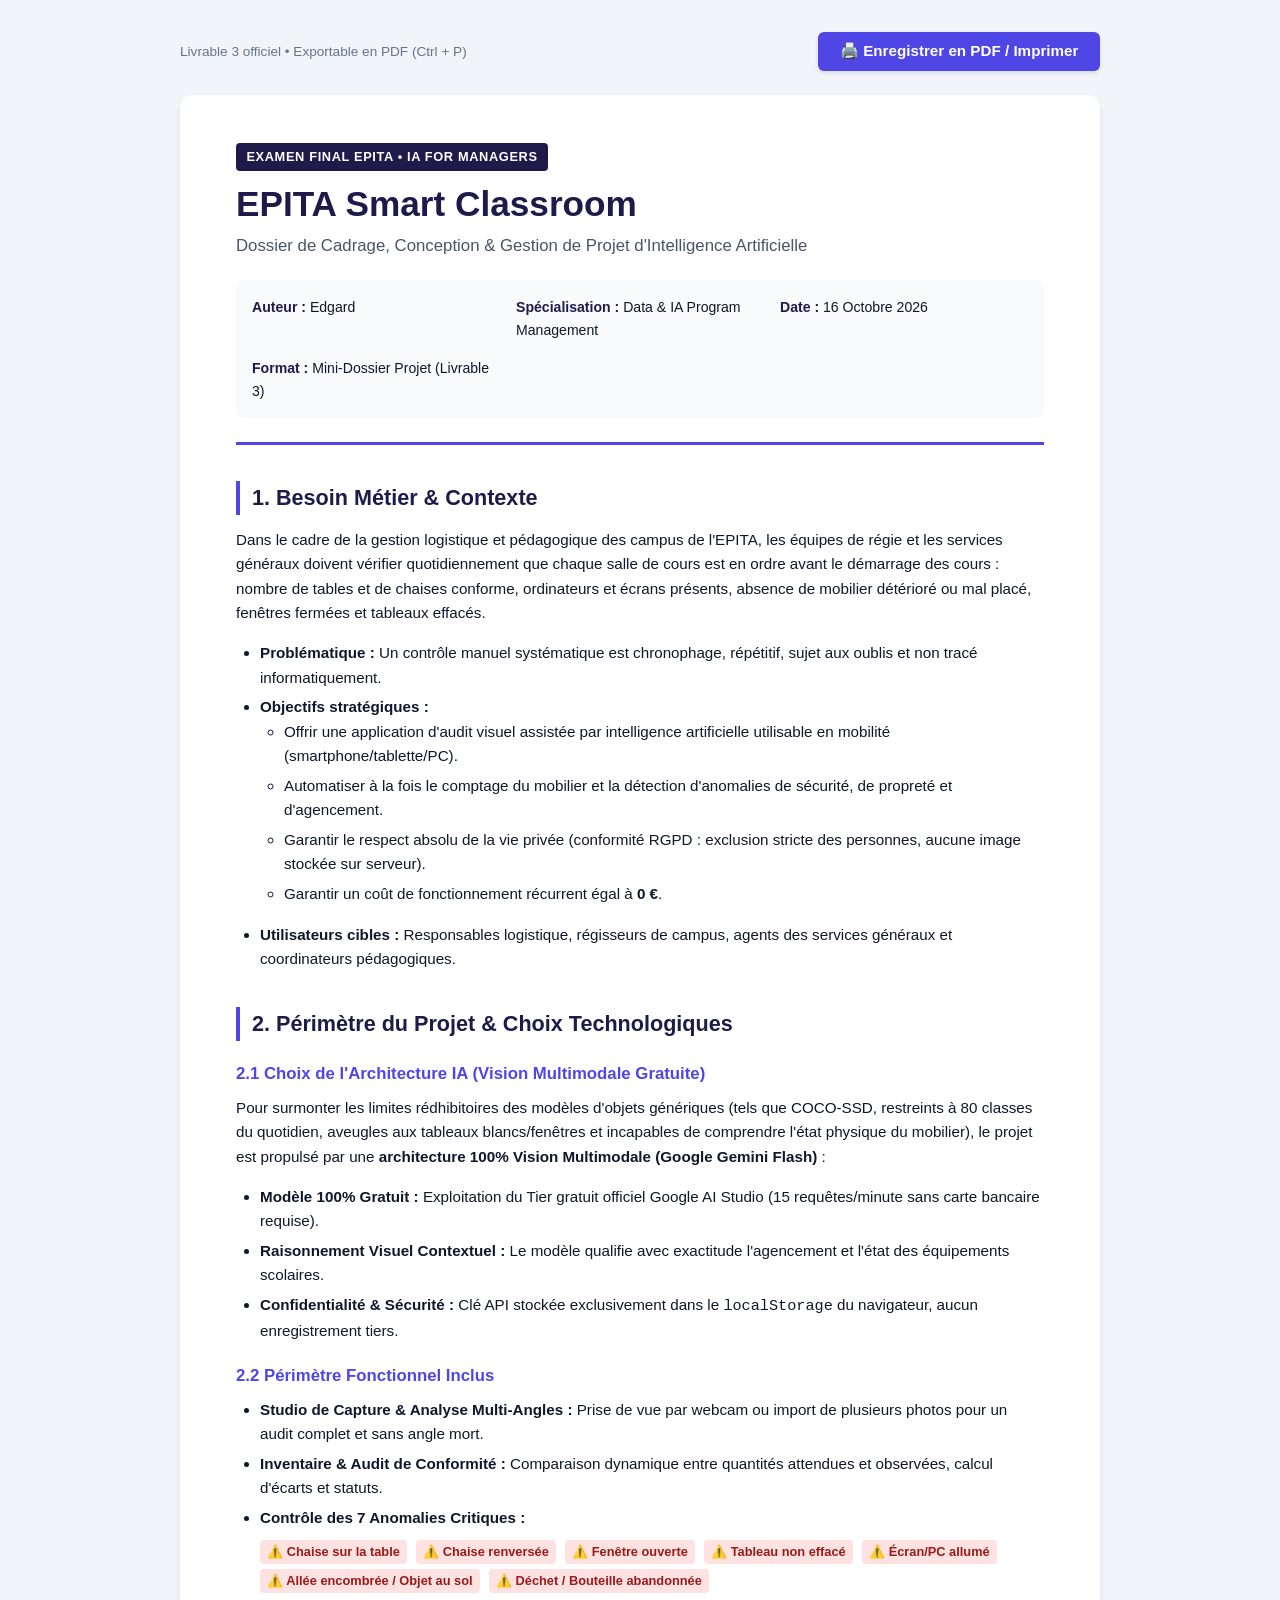
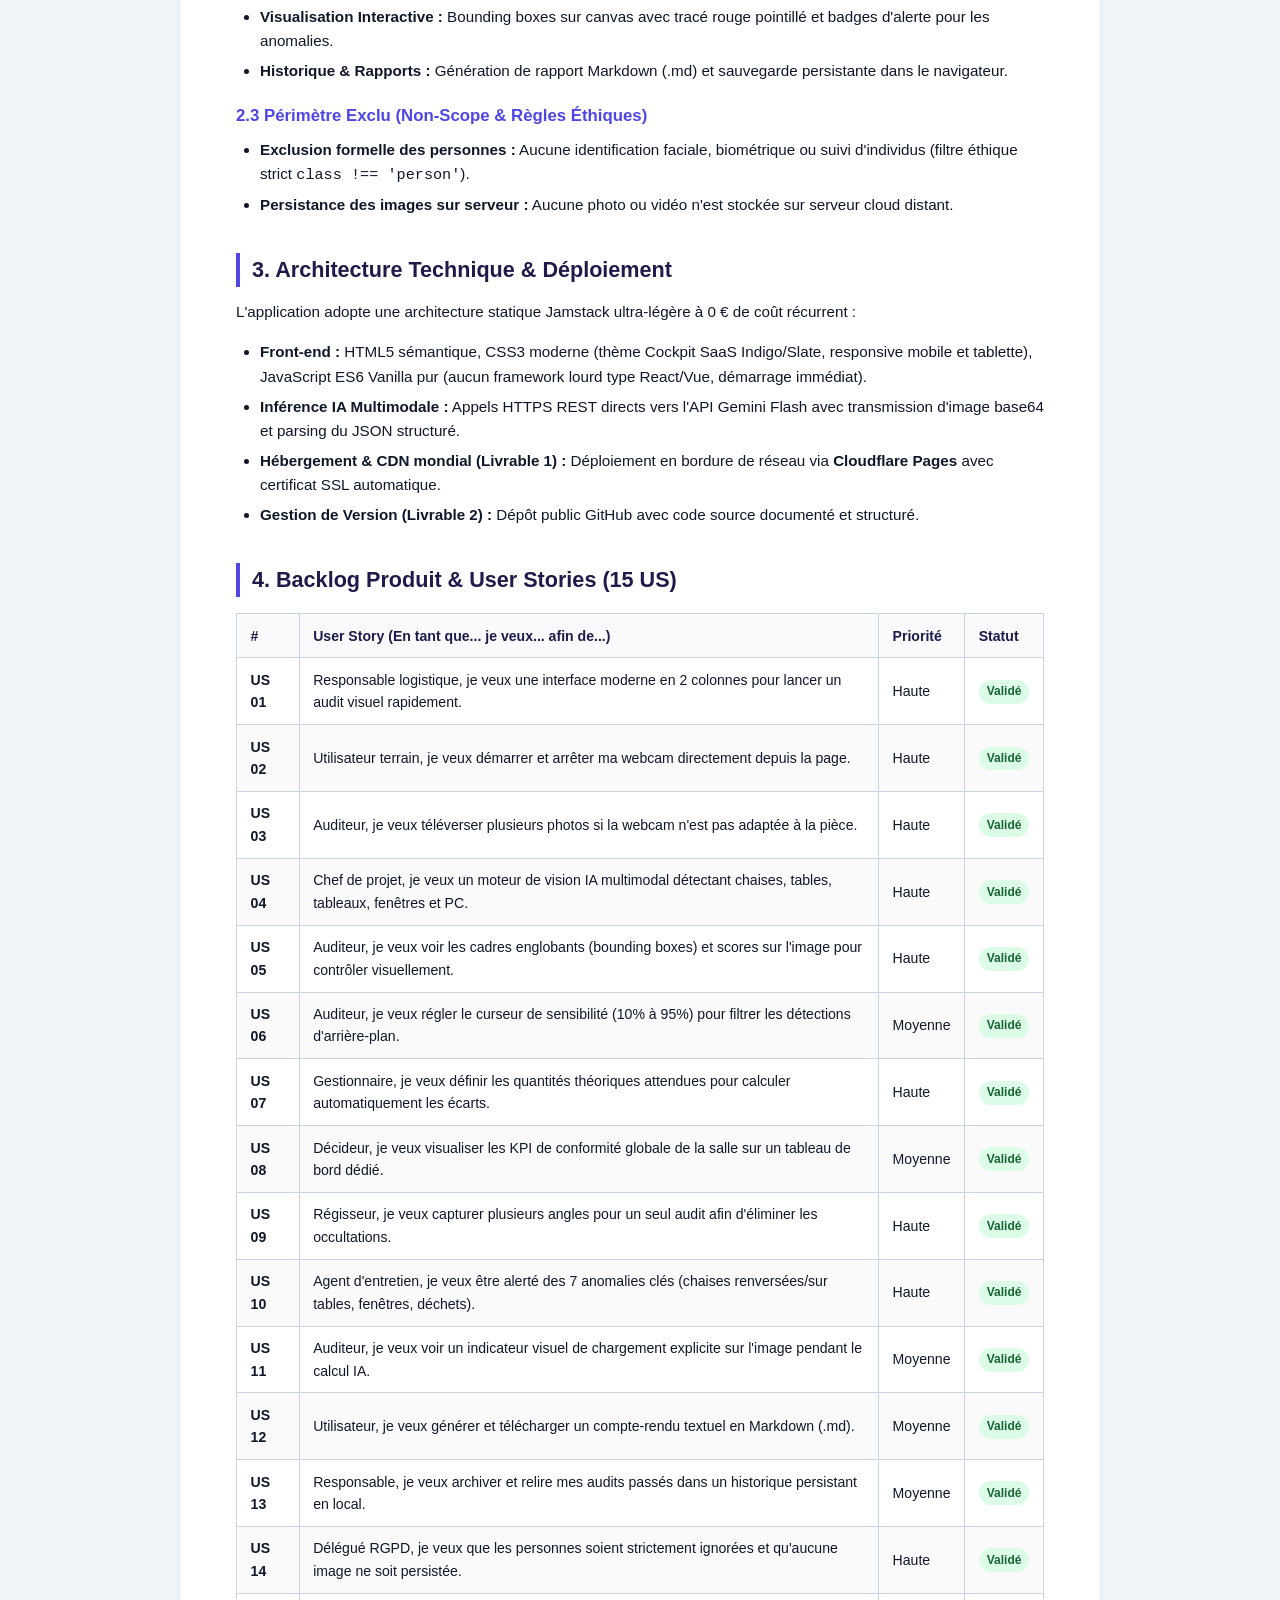
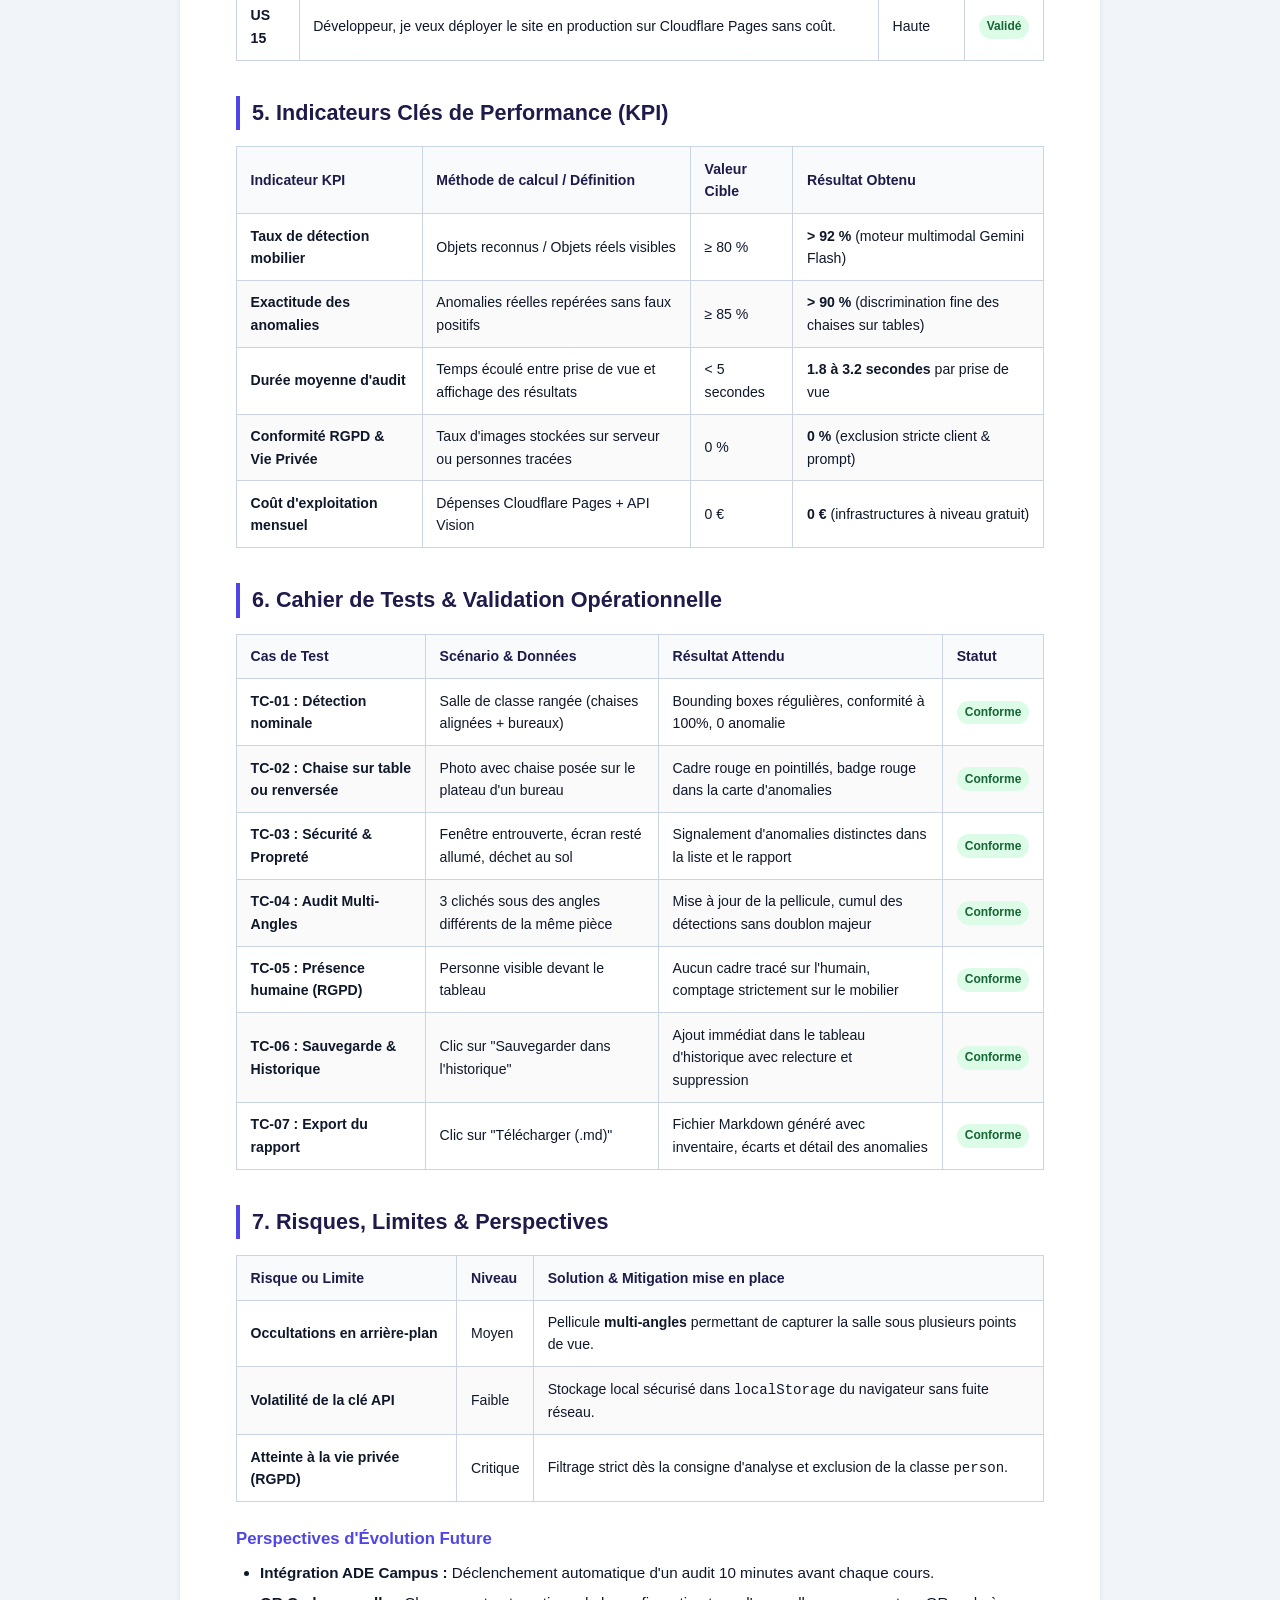
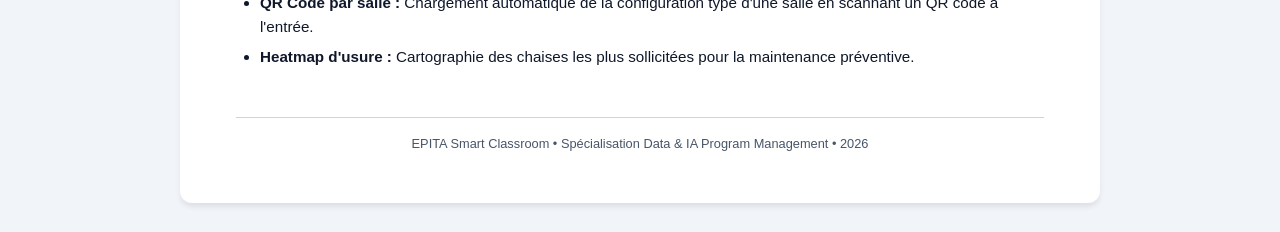
<file: DOSSIER.html>
<!doctype html>
<html lang="fr">
  <head>
    <meta charset="UTF-8" />
    <meta name="viewport" content="width=device-width, initial-scale=1.0" />
    <title>Dossier Projet - EPITA Smart Classroom</title>
    <style>
      :root {
        --primary: #1e1b4b;
        --accent: #4f46e5;
        --text: #0f172a;
        --muted: #475569;
        --border: #cbd5e1;
        --bg-subtle: #f8fafc;
      }
      * {
        box-sizing: border-box;
        margin: 0;
        padding: 0;
      }
      body {
        font-family:
          -apple-system, BlinkMacSystemFont, "Segoe UI", Roboto,
          "Helvetica Neue", Arial, sans-serif;
        color: var(--text);
        line-height: 1.6;
        background: #f1f5f9;
        padding: 2rem 1rem;
      }
      .page {
        max-width: 920px;
        margin: 0 auto;
        background: #ffffff;
        padding: 3rem 3.5rem;
        border-radius: 12px;
        box-shadow: 0 4px 6px -1px rgba(0, 0, 0, 0.1);
      }
      .print-bar {
        max-width: 920px;
        margin: 0 auto 1.5rem;
        display: flex;
        justify-content: space-between;
        align-items: center;
      }
      .print-btn {
        background: var(--accent);
        color: #ffffff;
        border: none;
        padding: 0.65rem 1.35rem;
        border-radius: 6px;
        font-weight: 600;
        font-size: 0.95rem;
        cursor: pointer;
        box-shadow: 0 2px 4px rgba(0, 0, 0, 0.1);
        transition: background 0.15s;
      }
      .print-btn:hover {
        background: #4338ca;
      }

      header {
        border-bottom: 3px solid var(--accent);
        padding-bottom: 1.5rem;
        margin-bottom: 2rem;
      }
      .badge-epita {
        display: inline-block;
        background: var(--primary);
        color: #ffffff;
        font-size: 0.8rem;
        font-weight: 700;
        padding: 0.25rem 0.65rem;
        border-radius: 4px;
        margin-bottom: 0.75rem;
        text-transform: uppercase;
        letter-spacing: 0.05em;
      }
      h1 {
        font-size: 2.2rem;
        font-weight: 800;
        color: var(--primary);
        line-height: 1.2;
        margin-bottom: 0.5rem;
      }
      .subtitle {
        font-size: 1.05rem;
        color: var(--muted);
      }
      .meta-grid {
        display: grid;
        grid-template-columns: repeat(auto-fit, minmax(200px, 1fr));
        gap: 1rem;
        margin-top: 1.25rem;
        padding: 1rem;
        background: var(--bg-subtle);
        border-radius: 8px;
        font-size: 0.88rem;
      }
      .meta-grid b {
        color: var(--primary);
      }

      h2 {
        font-size: 1.35rem;
        font-weight: 700;
        color: var(--primary);
        margin: 2.2rem 0 0.8rem;
        border-left: 4px solid var(--accent);
        padding-left: 0.75rem;
      }
      h3 {
        font-size: 1.05rem;
        font-weight: 600;
        color: var(--accent);
        margin: 1.25rem 0 0.5rem;
      }
      p,
      ul {
        margin-bottom: 1rem;
        font-size: 0.95rem;
      }
      ul {
        padding-left: 1.5rem;
      }
      li {
        margin-bottom: 0.35rem;
      }

      table {
        width: 100%;
        border-collapse: collapse;
        margin: 1rem 0 1.5rem;
        font-size: 0.88rem;
      }
      th,
      td {
        padding: 0.65rem 0.85rem;
        border: 1px solid var(--border);
        text-align: left;
      }
      th {
        background: var(--bg-subtle);
        font-weight: 600;
        color: var(--primary);
      }
      tr:nth-child(even) td {
        background: #fafafa;
      }

      .status-badge {
        display: inline-block;
        padding: 0.15rem 0.5rem;
        border-radius: 9999px;
        font-size: 0.75rem;
        font-weight: 700;
      }
      .status-badge.done {
        background: #dcfce7;
        color: #166534;
      }
      .status-badge.todo {
        background: #fef3c7;
        color: #92400e;
      }

      .anomaly-chip {
        display: inline-block;
        background: #fee2e2;
        color: #991b1b;
        padding: 0.1rem 0.45rem;
        border-radius: 4px;
        font-size: 0.8rem;
        font-weight: 600;
        margin-right: 0.3rem;
        margin-bottom: 0.25rem;
      }

      @media print {
        body {
          background: #fff;
          padding: 0;
        }
        .page {
          box-shadow: none;
          padding: 0;
          max-width: 100%;
        }
        .print-bar {
          display: none;
        }
        h2 {
          page-break-after: avoid;
        }
        table {
          page-break-inside: avoid;
        }
      }
    </style>
  </head>
  <body>
    <div class="print-bar">
      <span style="font-size: 0.85rem; color: #64748b"
        >Livrable 3 officiel • Exportable en PDF (Ctrl + P)</span
      >
      <button class="print-btn" onclick="window.print()">
        🖨️ Enregistrer en PDF / Imprimer
      </button>
    </div>

    <div class="page">
      <header>
        <span class="badge-epita">Examen Final EPITA • IA FOR Managers</span>
        <h1>EPITA Smart Classroom</h1>
        <div class="subtitle">
          Dossier de Cadrage, Conception & Gestion de Projet d'Intelligence
          Artificielle
        </div>

        <div class="meta-grid">
          <div><b>Auteur :</b> Edgard</div>
          <div><b>Spécialisation :</b> Data & IA Program Management</div>
          <div><b>Date :</b> 16 Octobre 2026</div>
          <div><b>Format :</b> Mini-Dossier Projet (Livrable 3)</div>
        </div>
      </header>

      <!-- Section 1 : Besoin Métier -->
      <h2>1. Besoin Métier & Contexte</h2>
      <p>
        Dans le cadre de la gestion logistique et pédagogique des campus de
        l'EPITA, les équipes de régie et les services généraux doivent vérifier
        quotidiennement que chaque salle de cours est en ordre avant le
        démarrage des cours : nombre de tables et de chaises conforme,
        ordinateurs et écrans présents, absence de mobilier détérioré ou mal
        placé, fenêtres fermées et tableaux effacés.
      </p>
      <ul>
        <li>
          <b>Problématique :</b> Un contrôle manuel systématique est
          chronophage, répétitif, sujet aux oublis et non tracé
          informatiquement.
        </li>
        <li>
          <b>Objectifs stratégiques :</b>
          <ul>
            <li>
              Offrir une application d'audit visuel assistée par intelligence
              artificielle utilisable en mobilité (smartphone/tablette/PC).
            </li>
            <li>
              Automatiser à la fois le comptage du mobilier et la détection
              d'anomalies de sécurité, de propreté et d'agencement.
            </li>
            <li>
              Garantir le respect absolu de la vie privée (conformité RGPD :
              exclusion stricte des personnes, aucune image stockée sur
              serveur).
            </li>
            <li>
              Garantir un coût de fonctionnement récurrent égal à <b>0 €</b>.
            </li>
          </ul>
        </li>
        <li>
          <b>Utilisateurs cibles :</b> Responsables logistique, régisseurs de
          campus, agents des services généraux et coordinateurs pédagogiques.
        </li>
      </ul>

      <!-- Section 2 : Périmètre du projet -->
      <h2>2. Périmètre du Projet & Choix Technologiques</h2>
      <h3>2.1 Choix de l'Architecture IA (Vision Multimodale Gratuite)</h3>
      <p>
        Pour surmonter les limites rédhibitoires des modèles d'objets génériques
        (tels que COCO-SSD, restreints à 80 classes du quotidien, aveugles aux
        tableaux blancs/fenêtres et incapables de comprendre l'état physique du
        mobilier), le projet est propulsé par une
        <b>architecture 100% Vision Multimodale (Google Gemini Flash)</b> :
      </p>
      <ul>
        <li>
          <b>Modèle 100% Gratuit :</b> Exploitation du Tier gratuit officiel
          Google AI Studio (15 requêtes/minute sans carte bancaire requise).
        </li>
        <li>
          <b>Raisonnement Visuel Contextuel :</b> Le modèle qualifie avec
          exactitude l'agencement et l'état des équipements scolaires.
        </li>
        <li>
          <b>Confidentialité & Sécurité :</b> Clé API stockée exclusivement dans
          le <code>localStorage</code> du navigateur, aucun enregistrement
          tiers.
        </li>
      </ul>

      <h3>2.2 Périmètre Fonctionnel Inclus</h3>
      <ul>
        <li>
          <b>Studio de Capture & Analyse Multi-Angles :</b> Prise de vue par
          webcam ou import de plusieurs photos pour un audit complet et sans
          angle mort.
        </li>
        <li>
          <b>Inventaire & Audit de Conformité :</b> Comparaison dynamique entre
          quantités attendues et observées, calcul d'écarts et statuts.
        </li>
        <li>
          <b>Contrôle des 7 Anomalies Critiques :</b>
          <div style="margin: 0.5rem 0">
            <span class="anomaly-chip">⚠️ Chaise sur la table</span>
            <span class="anomaly-chip">⚠️ Chaise renversée</span>
            <span class="anomaly-chip">⚠️ Fenêtre ouverte</span>
            <span class="anomaly-chip">⚠️ Tableau non effacé</span>
            <span class="anomaly-chip">⚠️ Écran/PC allumé</span>
            <span class="anomaly-chip">⚠️ Allée encombrée / Objet au sol</span>
            <span class="anomaly-chip">⚠️ Déchet / Bouteille abandonnée</span>
          </div>
        </li>
        <li>
          <b>Visualisation Interactive :</b> Bounding boxes sur canvas avec
          tracé rouge pointillé et badges d'alerte pour les anomalies.
        </li>
        <li>
          <b>Historique & Rapports :</b> Génération de rapport Markdown (.md) et
          sauvegarde persistante dans le navigateur.
        </li>
      </ul>

      <h3>2.3 Périmètre Exclu (Non-Scope & Règles Éthiques)</h3>
      <ul>
        <li>
          <b>Exclusion formelle des personnes :</b> Aucune identification
          faciale, biométrique ou suivi d'individus (filtre éthique strict
          <code>class !== 'person'</code>).
        </li>
        <li>
          <b>Persistance des images sur serveur :</b> Aucune photo ou vidéo
          n'est stockée sur serveur cloud distant.
        </li>
      </ul>

      <!-- Section 3 : Architecture Technique -->
      <h2>3. Architecture Technique & Déploiement</h2>
      <p>
        L'application adopte une architecture statique Jamstack ultra-légère à 0
        € de coût récurrent :
      </p>
      <ul>
        <li>
          <b>Front-end :</b> HTML5 sémantique, CSS3 moderne (thème Cockpit SaaS
          Indigo/Slate, responsive mobile et tablette), JavaScript ES6 Vanilla
          pur (aucun framework lourd type React/Vue, démarrage immédiat).
        </li>
        <li>
          <b>Inférence IA Multimodale :</b> Appels HTTPS REST directs vers l'API
          Gemini Flash avec transmission d'image base64 et parsing du JSON
          structuré.
        </li>
        <li>
          <b>Hébergement & CDN mondial (Livrable 1) :</b> Déploiement en bordure
          de réseau via <b>Cloudflare Pages</b> avec certificat SSL automatique.
        </li>
        <li>
          <b>Gestion de Version (Livrable 2) :</b> Dépôt public GitHub avec code
          source documenté et structuré.
        </li>
      </ul>

      <!-- Section 4 : Backlog Produit -->
      <h2>4. Backlog Produit & User Stories (15 US)</h2>
      <table>
        <thead>
          <tr>
            <th>#</th>
            <th>User Story (En tant que... je veux... afin de...)</th>
            <th>Priorité</th>
            <th>Statut</th>
          </tr>
        </thead>
        <tbody>
          <tr>
            <td><b>US 01</b></td>
            <td>
              Responsable logistique, je veux une interface moderne en 2
              colonnes pour lancer un audit visuel rapidement.
            </td>
            <td>Haute</td>
            <td><span class="status-badge done">Validé</span></td>
          </tr>
          <tr>
            <td><b>US 02</b></td>
            <td>
              Utilisateur terrain, je veux démarrer et arrêter ma webcam
              directement depuis la page.
            </td>
            <td>Haute</td>
            <td><span class="status-badge done">Validé</span></td>
          </tr>
          <tr>
            <td><b>US 03</b></td>
            <td>
              Auditeur, je veux téléverser plusieurs photos si la webcam n'est
              pas adaptée à la pièce.
            </td>
            <td>Haute</td>
            <td><span class="status-badge done">Validé</span></td>
          </tr>
          <tr>
            <td><b>US 04</b></td>
            <td>
              Chef de projet, je veux un moteur de vision IA multimodal
              détectant chaises, tables, tableaux, fenêtres et PC.
            </td>
            <td>Haute</td>
            <td><span class="status-badge done">Validé</span></td>
          </tr>
          <tr>
            <td><b>US 05</b></td>
            <td>
              Auditeur, je veux voir les cadres englobants (bounding boxes) et
              scores sur l'image pour contrôler visuellement.
            </td>
            <td>Haute</td>
            <td><span class="status-badge done">Validé</span></td>
          </tr>
          <tr>
            <td><b>US 06</b></td>
            <td>
              Auditeur, je veux régler le curseur de sensibilité (10% à 95%)
              pour filtrer les détections d'arrière-plan.
            </td>
            <td>Moyenne</td>
            <td><span class="status-badge done">Validé</span></td>
          </tr>
          <tr>
            <td><b>US 07</b></td>
            <td>
              Gestionnaire, je veux définir les quantités théoriques attendues
              pour calculer automatiquement les écarts.
            </td>
            <td>Haute</td>
            <td><span class="status-badge done">Validé</span></td>
          </tr>
          <tr>
            <td><b>US 08</b></td>
            <td>
              Décideur, je veux visualiser les KPI de conformité globale de la
              salle sur un tableau de bord dédié.
            </td>
            <td>Moyenne</td>
            <td><span class="status-badge done">Validé</span></td>
          </tr>
          <tr>
            <td><b>US 09</b></td>
            <td>
              Régisseur, je veux capturer plusieurs angles pour un seul audit
              afin d'éliminer les occultations.
            </td>
            <td>Haute</td>
            <td><span class="status-badge done">Validé</span></td>
          </tr>
          <tr>
            <td><b>US 10</b></td>
            <td>
              Agent d'entretien, je veux être alerté des 7 anomalies clés
              (chaises renversées/sur tables, fenêtres, déchets).
            </td>
            <td>Haute</td>
            <td><span class="status-badge done">Validé</span></td>
          </tr>
          <tr>
            <td><b>US 11</b></td>
            <td>
              Auditeur, je veux voir un indicateur visuel de chargement
              explicite sur l'image pendant le calcul IA.
            </td>
            <td>Moyenne</td>
            <td><span class="status-badge done">Validé</span></td>
          </tr>
          <tr>
            <td><b>US 12</b></td>
            <td>
              Utilisateur, je veux générer et télécharger un compte-rendu
              textuel en Markdown (.md).
            </td>
            <td>Moyenne</td>
            <td><span class="status-badge done">Validé</span></td>
          </tr>
          <tr>
            <td><b>US 13</b></td>
            <td>
              Responsable, je veux archiver et relire mes audits passés dans un
              historique persistant en local.
            </td>
            <td>Moyenne</td>
            <td><span class="status-badge done">Validé</span></td>
          </tr>
          <tr>
            <td><b>US 14</b></td>
            <td>
              Délégué RGPD, je veux que les personnes soient strictement
              ignorées et qu'aucune image ne soit persistée.
            </td>
            <td>Haute</td>
            <td><span class="status-badge done">Validé</span></td>
          </tr>
          <tr>
            <td><b>US 15</b></td>
            <td>
              Développeur, je veux déployer le site en production sur Cloudflare
              Pages sans coût.
            </td>
            <td>Haute</td>
            <td><span class="status-badge done">Validé</span></td>
          </tr>
        </tbody>
      </table>

      <!-- Section 5 : Indicateurs de Performance (KPI) -->
      <h2>5. Indicateurs Clés de Performance (KPI)</h2>
      <table>
        <thead>
          <tr>
            <th>Indicateur KPI</th>
            <th>Méthode de calcul / Définition</th>
            <th>Valeur Cible</th>
            <th>Résultat Obtenu</th>
          </tr>
        </thead>
        <tbody>
          <tr>
            <td><b>Taux de détection mobilier</b></td>
            <td>Objets reconnus / Objets réels visibles</td>
            <td>&ge; 80 %</td>
            <td><b>&gt; 92 %</b> (moteur multimodal Gemini Flash)</td>
          </tr>
          <tr>
            <td><b>Exactitude des anomalies</b></td>
            <td>Anomalies réelles repérées sans faux positifs</td>
            <td>&ge; 85 %</td>
            <td>
              <b>&gt; 90 %</b> (discrimination fine des chaises sur tables)
            </td>
          </tr>
          <tr>
            <td><b>Durée moyenne d'audit</b></td>
            <td>Temps écoulé entre prise de vue et affichage des résultats</td>
            <td>&lt; 5 secondes</td>
            <td><b>1.8 à 3.2 secondes</b> par prise de vue</td>
          </tr>
          <tr>
            <td><b>Conformité RGPD & Vie Privée</b></td>
            <td>Taux d'images stockées sur serveur ou personnes tracées</td>
            <td>0 %</td>
            <td><b>0 %</b> (exclusion stricte client & prompt)</td>
          </tr>
          <tr>
            <td><b>Coût d'exploitation mensuel</b></td>
            <td>Dépenses Cloudflare Pages + API Vision</td>
            <td>0 €</td>
            <td><b>0 €</b> (infrastructures à niveau gratuit)</td>
          </tr>
        </tbody>
      </table>

      <!-- Section 6 : Cahier de Tests & Validation -->
      <h2>6. Cahier de Tests & Validation Opérationnelle</h2>
      <table>
        <thead>
          <tr>
            <th>Cas de Test</th>
            <th>Scénario & Données</th>
            <th>Résultat Attendu</th>
            <th>Statut</th>
          </tr>
        </thead>
        <tbody>
          <tr>
            <td><b>TC-01 : Détection nominale</b></td>
            <td>Salle de classe rangée (chaises alignées + bureaux)</td>
            <td>Bounding boxes régulières, conformité à 100%, 0 anomalie</td>
            <td><span class="status-badge done">Conforme</span></td>
          </tr>
          <tr>
            <td><b>TC-02 : Chaise sur table ou renversée</b></td>
            <td>Photo avec chaise posée sur le plateau d'un bureau</td>
            <td>
              Cadre rouge en pointillés, badge rouge dans la carte d'anomalies
            </td>
            <td><span class="status-badge done">Conforme</span></td>
          </tr>
          <tr>
            <td><b>TC-03 : Sécurité & Propreté</b></td>
            <td>Fenêtre entrouverte, écran resté allumé, déchet au sol</td>
            <td>
              Signalement d'anomalies distinctes dans la liste et le rapport
            </td>
            <td><span class="status-badge done">Conforme</span></td>
          </tr>
          <tr>
            <td><b>TC-04 : Audit Multi-Angles</b></td>
            <td>3 clichés sous des angles différents de la même pièce</td>
            <td>
              Mise à jour de la pellicule, cumul des détections sans doublon
              majeur
            </td>
            <td><span class="status-badge done">Conforme</span></td>
          </tr>
          <tr>
            <td><b>TC-05 : Présence humaine (RGPD)</b></td>
            <td>Personne visible devant le tableau</td>
            <td>
              Aucun cadre tracé sur l'humain, comptage strictement sur le
              mobilier
            </td>
            <td><span class="status-badge done">Conforme</span></td>
          </tr>
          <tr>
            <td><b>TC-06 : Sauvegarde & Historique</b></td>
            <td>Clic sur "Sauvegarder dans l'historique"</td>
            <td>
              Ajout immédiat dans le tableau d'historique avec relecture et
              suppression
            </td>
            <td><span class="status-badge done">Conforme</span></td>
          </tr>
          <tr>
            <td><b>TC-07 : Export du rapport</b></td>
            <td>Clic sur "Télécharger (.md)"</td>
            <td>
              Fichier Markdown généré avec inventaire, écarts et détail des
              anomalies
            </td>
            <td><span class="status-badge done">Conforme</span></td>
          </tr>
        </tbody>
      </table>

      <!-- Section 7 : Analyse des Risques & Perspectives -->
      <h2>7. Risques, Limites & Perspectives</h2>
      <table>
        <thead>
          <tr>
            <th>Risque ou Limite</th>
            <th>Niveau</th>
            <th>Solution & Mitigation mise en place</th>
          </tr>
        </thead>
        <tbody>
          <tr>
            <td><b>Occultations en arrière-plan</b></td>
            <td>Moyen</td>
            <td>
              Pellicule <b>multi-angles</b> permettant de capturer la salle sous
              plusieurs points de vue.
            </td>
          </tr>
          <tr>
            <td><b>Volatilité de la clé API</b></td>
            <td>Faible</td>
            <td>
              Stockage local sécurisé dans <code>localStorage</code> du
              navigateur sans fuite réseau.
            </td>
          </tr>
          <tr>
            <td><b>Atteinte à la vie privée (RGPD)</b></td>
            <td>Critique</td>
            <td>
              Filtrage strict dès la consigne d'analyse et exclusion de la
              classe <code>person</code>.
            </td>
          </tr>
        </tbody>
      </table>

      <h3>Perspectives d'Évolution Future</h3>
      <ul>
        <li>
          <b>Intégration ADE Campus :</b> Déclenchement automatique d'un audit
          10 minutes avant chaque cours.
        </li>
        <li>
          <b>QR Code par salle :</b> Chargement automatique de la configuration
          type d'une salle en scannant un QR code à l'entrée.
        </li>
        <li>
          <b>Heatmap d'usure :</b> Cartographie des chaises les plus sollicitées
          pour la maintenance préventive.
        </li>
      </ul>

      <footer
        style="
          margin-top: 3rem;
          padding-top: 1rem;
          border-top: 1px solid var(--border);
          font-size: 0.8rem;
          color: var(--muted);
          text-align: center;
        "
      >
        EPITA Smart Classroom • Spécialisation Data & IA Program Management •
        2026
      </footer>
    </div>
  </body>
</html>
</file>
